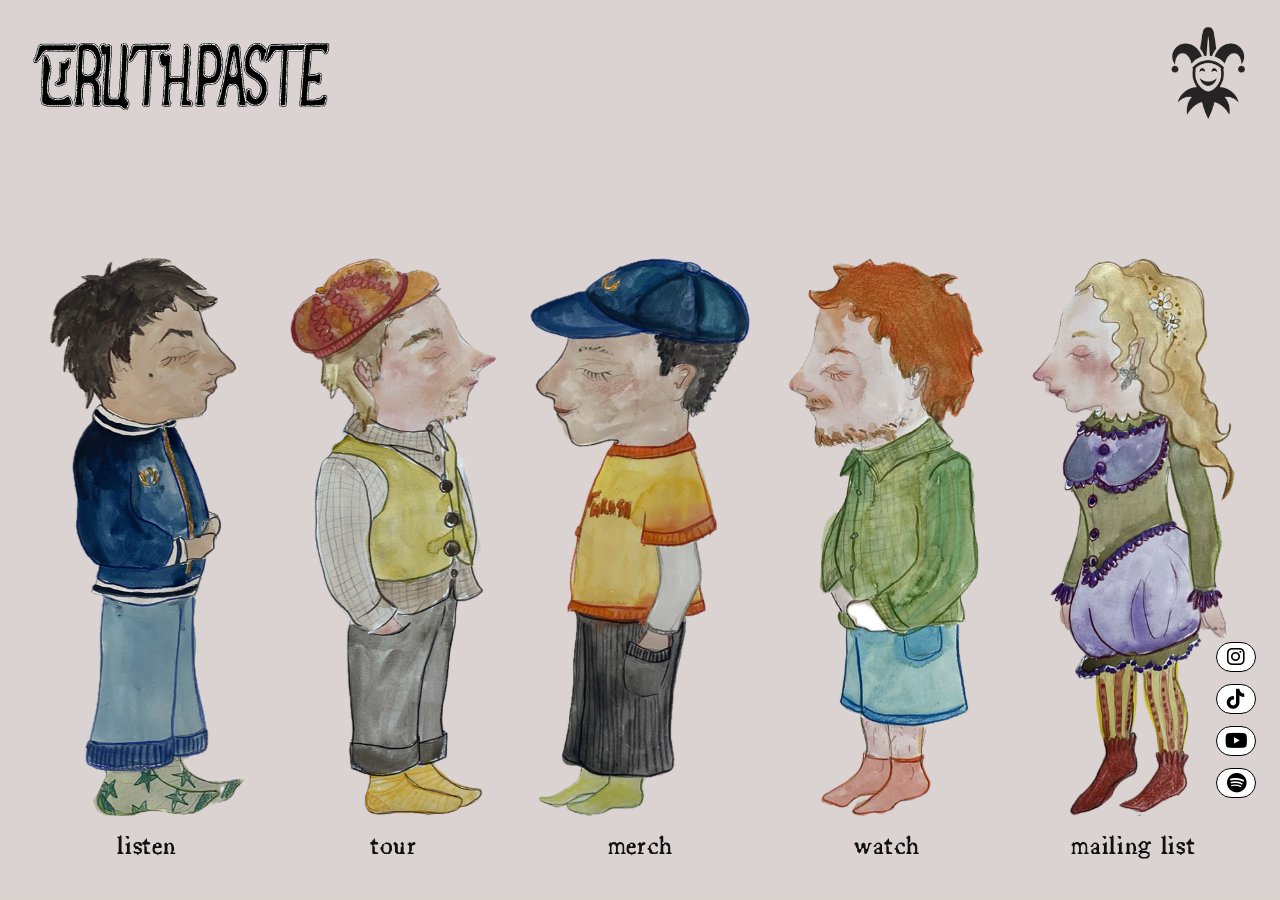
<file: index.html>
<!DOCTYPE html>
<html lang="en">
<head>
  <meta charset="UTF-8">
  <meta name="viewport" content="width=device-width, initial-scale=1.0">
  <meta name="description" content="Truthpaste — official website. Listen, tour, merch, watch, mailing list.">
  <title>Truthpaste</title>

  <!-- Stylesheet load order: base → layout → components -->
  <link rel="stylesheet" href="styles/base.css">
  <link rel="stylesheet" href="styles/layout.css">
  <link rel="stylesheet" href="styles/characters.css">
  <link rel="stylesheet" href="https://cdnjs.cloudflare.com/ajax/libs/font-awesome/6.5.2/css/all.min.css">
</head>
<body>

  <!--
    .site-wrapper: outermost container.
    Provides the framed grid structure (header + main).
    Future: add class js-site-loaded via JS for entry animations.
  -->
  <div class="site-wrapper">

    <header class="site-header" role="banner">
      <!--
        Logo links to root. 
        Future cursor hook: add class js-cursor-logo for custom pointer behaviour.
      -->
      <a href="" class="logo-link" aria-label="Truthpaste — Home">
        <img
          src="assets/images/logo.png"
          alt="Truthpaste"
          class="logo"
          width="480"
          height="auto"
          fetchpriority="high"
        >
      </a>
      <img
        src="assets/images/jester.png"
        alt=""
        class="logo-jester"
        width="84"
        height="84"
        loading="eager"
        draggable="false"
      >
    </header>

    <main class="site-main" role="main">

      <!--
        Band navigation: each member is a full-bleed link (character + label).
        data-member: unique identifier for JS targeting (hover effects, animations).
        Order (L→R) mirrors the reference template: james, theo, claire, euan, fifth.
      -->
      <nav class="band-nav" aria-label="Site navigation">

        <a href="https://truthpaste.ffm.to/idontknoweither" class="band-member" data-member="james" aria-label="Listen to Truthpaste">
          <figure class="character-figure" aria-hidden="true">
            <img
              src="assets/images/james.png"
              alt=""
              class="character-img"
              loading="eager"
              draggable="false"
            >
          </figure>
          <span class="nav-label">listen</span>
        </a>

        <a href="tour/index.html" class="band-member" data-member="theo" aria-label="Tour dates">
          <figure class="character-figure" aria-hidden="true">
            <img
              src="assets/images/theo.png"
              alt=""
              class="character-img"
              loading="eager"
              draggable="false"
            >
          </figure>
          <span class="nav-label">tour</span>
        </a>

        <a href="https://memorialsofdistinction.bandcamp.com/album/truthpaste-i-don-t-know-either-ep" class="band-member" data-member="claire" aria-label="Merchandise">
          <figure class="character-figure" aria-hidden="true">
            <img
              src="assets/images/claire.png"
              alt=""
              class="character-img"
              loading="eager"
              draggable="false"
            >
          </figure>
          <span class="nav-label">merch</span>
        </a>

        <a href="https://www.youtube.com/watch?v=t2QnqLN2-BY" class="band-member" data-member="euan" aria-label="Watch Truthpaste videos">
          <figure class="character-figure" aria-hidden="true">
            <img
              src="assets/images/euan.png"
              alt=""
              class="character-img"
              loading="eager"
              draggable="false"
            >
          </figure>
          <span class="nav-label">watch</span>
        </a>

        <a href="https://truthpaste-mailing-list.beehiiv.com/subscribe" class="band-member" data-member="fifth" aria-label="Join the mailing list">
          <figure class="character-figure" aria-hidden="true">
            <img
              src="assets/images/esme.png"
              alt=""
              class="character-img"
              loading="eager"
              draggable="false"
            >
          </figure>
          <span class="nav-label">mailing list</span>
        </a>

      </nav>

    </main>
  </div>

  <aside class="social-links" aria-label="Truthpaste social media">
    <a href="https://www.instagram.com/truthpa5te" class="social-link" aria-label="Instagram" target="_blank" rel="noopener noreferrer">
      <i class="fa-brands fa-instagram" aria-hidden="true"></i>
    </a>
    <a href="https://www.tiktok.com/@truthpa5te" class="social-link" aria-label="TikTok" target="_blank" rel="noopener noreferrer">
      <i class="fa-brands fa-tiktok" aria-hidden="true"></i>
    </a>
    <a href="https://www.youtube.com/@Truthpa5te" class="social-link" aria-label="YouTube" target="_blank" rel="noopener noreferrer">
      <i class="fa-brands fa-youtube" aria-hidden="true"></i>
    </a>
    <a href="https://open.spotify.com/artist/1jX7jSANud3GSSMfs41KPs?si=TrGTXNKgTCeVXbcR6bNRUA" class="social-link" aria-label="Spotify" target="_blank" rel="noopener noreferrer">
      <i class="fa-brands fa-spotify" aria-hidden="true"></i>
    </a>
  </aside>

  <!-- Deferred: only runs after parse, keeps initial render unblocked -->
  <script src="scripts/main.js" defer></script>

</body>
</html>
</file>
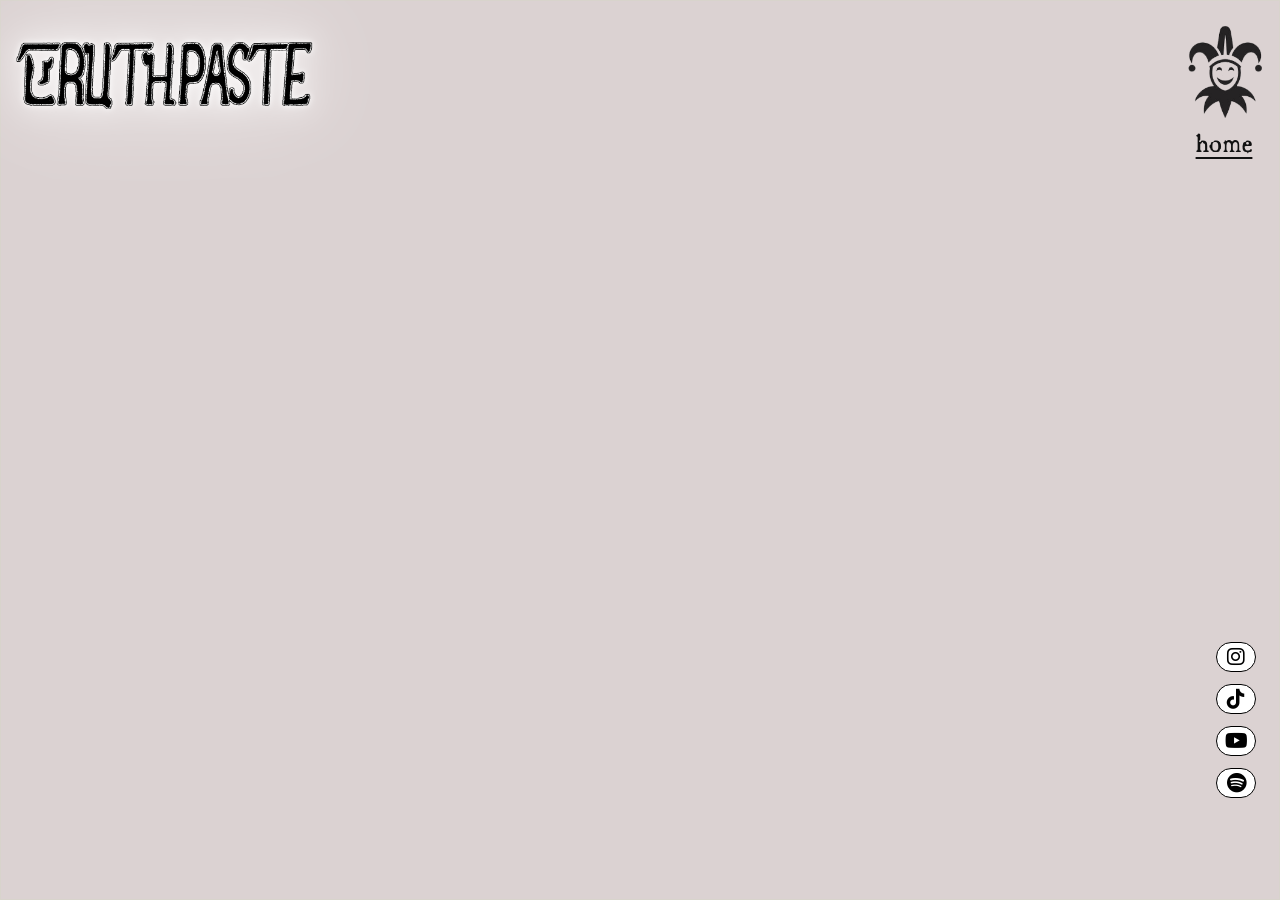
<file: tour/index.html>
<!DOCTYPE html>
<html lang="en">
<head>
  <meta charset="UTF-8">
  <meta name="viewport" content="width=device-width, initial-scale=1.0">
  <meta name="description" content="Truthpaste tour dates and ticket links.">
  <title>Truthpaste — Tour</title>

  <link rel="stylesheet" href="../styles/base.css">
  <link rel="stylesheet" href="../styles/layout.css">
  <link rel="stylesheet" href="../styles/characters.css">
  <link rel="stylesheet" href="https://cdnjs.cloudflare.com/ajax/libs/font-awesome/6.5.2/css/all.min.css">
  <style>
    .tour-page {
      min-height: 100dvh;
      border: 1px solid var(--color-border);
      padding: var(--space-6) var(--space-8);
      position: relative;
    }

    .tour-header {
      position: fixed;
      top: var(--space-6);
      left: var(--space-8);
      right: var(--space-8);
      display: flex;
      align-items: var(--header-align-items);
      justify-content: var(--header-justify-content);
      gap: var(--header-gap);
      flex-wrap: wrap;
      z-index: 10;
    }

    .tour-logo {
      width: var(--logo-width);
      margin-top: var(--logo-offset-y);
      height: auto;
      user-select: none;
      -webkit-user-drag: none;

      /*
       * Layered drop-shadow blur — follows the PNG alpha channel contours,
       * not the bounding box. Each layer adds radius: tight inner glow,
       * mid halo, soft outer bloom. Opacity is tuned so the effect reads
       * as atmospheric rather than heavy.
       *
       * drop-shadow(offset-x offset-y blur-radius color)
       * All offsets are 0 so the glow spreads uniformly around each letterform.
       */
      filter:
        drop-shadow(0 0 3px  rgba(255, 255, 255, 0.95))   /* tight letter-edge glow  */
        drop-shadow(0 0 14px  rgba(255, 255, 255, 0.70))   /* mid halo                */
        drop-shadow(0 0 35px rgba(255, 255, 255, 0.45))   /* soft bloom              */
        drop-shadow(0 0 60px rgba(255, 255, 255, 0.20));  /* distant atmospheric fade */
    }

    .tour-jester {
      width: var(--logo-jester-width);
      height: auto;
      user-select: none;
      -webkit-user-drag: none;
    }

    .tour-home-stack {
      display: flex;
      flex-direction: column;
      align-items: center;
      gap: var(--space-2);
    }

    .tour-back-link {
      font-family: var(--font-nav);
      font-size: var(--nav-font-size);
      letter-spacing: var(--nav-letter-spacing);
      text-decoration: underline;
      text-underline-offset: 0.2em;
    }

    .tour-widget-wrap {
      width: min(100%, 1300px);
      margin: calc(var(--space-6) + 120px) auto 0;
      font-family: var(--font-nav);
      position: relative;
      z-index: 2;
    }

    .widget-font-probe {
      font-family: var(--font-nav);
      font-size: 1px;
      line-height: 1;
      opacity: 0;
      pointer-events: none;
      user-select: none;
    }

    @media (max-width: 1300px) {
      .tour-page {
        padding: var(--space-6) var(--space-4);
      }

      .tour-header {
        left: var(--space-4);
        right: var(--space-4);
      }

      .tour-widget-wrap {
        margin-top: calc(var(--space-6) + 110px);
      }
    }
  </style>
</head>
<body>
  <div class="tour-page">
    <header class="tour-header">
      <a href="../index.html" aria-label="Truthpaste home">
        <img
          src="../assets/images/logo.png"
          alt="Truthpaste"
          class="tour-logo"
          width="480"
          height="auto"
          fetchpriority="high"
        >
      </a>
      <div class="tour-home-stack">
        <img
          src="../assets/images/jester.png"
          alt=""
          class="tour-jester"
          width="84"
          height="84"
          loading="eager"
          draggable="false"
        >
        <a href="../index.html" class="tour-back-link" aria-label="Back to home">home</a>
      </div>
    </header>

    <main class="tour-widget-wrap" aria-label="Songkick tour dates">
      <span class="widget-font-probe" aria-hidden="true">WonderType</span>
      <a
        href="https://www.songkick.com/artists/10389020"
        class="songkick-widget"
        data-theme="light"
        data-track-button="on"
        data-detect-style="off"
        data-background-color="rgb(255,255,255,1)"
        data-font-color="rgb(0,0,0,1)"
        data-button-bg-color="rgb(0,0,0,1)"
        data-button-text-color="rgb(255,255,255,1)"
        data-locale="en"
        data-other-artists="on"
        data-share-button="on"
        data-country-filter="on"
        data-rsvp="on"
        data-request-show="on"
        data-past-events="off"
        data-past-events-offtour="off"
        data-remind-me="off"
        style="display: none;"
      ></a>

    </main>
  </div>

  <aside class="social-links" aria-label="Truthpaste social media">
    <a href="https://www.instagram.com/truthpa5te" class="social-link" aria-label="Instagram" target="_blank" rel="noopener noreferrer">
      <i class="fa-brands fa-instagram" aria-hidden="true"></i>
    </a>
    <a href="https://www.tiktok.com/@truthpa5te" class="social-link" aria-label="TikTok" target="_blank" rel="noopener noreferrer">
      <i class="fa-brands fa-tiktok" aria-hidden="true"></i>
    </a>
    <a href="https://www.youtube.com/@Truthpa5te" class="social-link" aria-label="YouTube" target="_blank" rel="noopener noreferrer">
      <i class="fa-brands fa-youtube" aria-hidden="true"></i>
    </a>
    <a href="https://open.spotify.com/artist/1jX7jSANud3GSSMfs41KPs?si=TrGTXNKgTCeVXbcR6bNRUA" class="social-link" aria-label="Spotify" target="_blank" rel="noopener noreferrer">
      <i class="fa-brands fa-spotify" aria-hidden="true"></i>
    </a>
  </aside>

  <script src="https://widget-app.songkick.com/injector/10389020"></script>
</body>
</html>
</file>
<file: styles/base.css>
/* =============================================================================
   base.css — Reset, Custom Properties, Typography
   Truthpaste | Phase 1
   ============================================================================= */

@font-face {
  font-family: 'WonderType';
  src: url('../assets/fonts/WonderType-Regular.otf') format('opentype');
  font-weight: 400;
  font-style: normal;
  font-display: swap;
}


/* -----------------------------------------------------------------------------
   Custom Properties
   All design tokens live here. Edit here first.
   ----------------------------------------------------------------------------- */
   :root {
    /* Colour */
    --color-bg:        #552b2b36;
    --color-text:      #111111;
    --color-border:    #d8d4cc;       /* subtle warm-grey frame */
  
    /* Typography */
    --font-display:    Georgia, 'Times New Roman', 'Times', serif;
    --font-nav:        'WonderType', Georgia, 'Times New Roman', 'Times', serif;
  
    /* Spacing scale (rem-based, 4pt grid) */
    --space-1:  0.25rem;   /*  4px */
    --space-2:  0.5rem;    /*  8px */
    --space-3:  0.75rem;   /* 12px */
    --space-4:  1rem;      /* 16px */
    --space-6:  1.5rem;    /* 24px */
    --space-8:  2rem;      /* 32px */
    --space-12: 3rem;      /* 48px */
    --space-16: 4rem;      /* 64px */
  
    /* Header + logos (shared across pages) */
    --logo-width: clamp(180px, 30vw, 300px);
    --logo-jester-width: clamp(50px, 8vw, 80px);
    --logo-offset-y: 15px;
    --header-align-items: flex-start;
    --header-justify-content: space-between;
    --header-gap: var(--space-4);
  
    /* Character figures */
    --character-height: clamp(300px, 62vh, 680px);
  
    /* Transitions */
    --ease-standard:   cubic-bezier(0.4, 0, 0.2, 1);
    --duration-fast:   120ms;
    --duration-base:   200ms;
    --duration-slow:   350ms;
  
    /* Nav label */
    --nav-font-size:   clamp(1.45rem, 1.8vw, 1.45rem);
    --nav-letter-spacing: 0.03em;
  }
  
  
  /* -----------------------------------------------------------------------------
     Reset
     Minimal, surgical — no full reset library needed.
     ----------------------------------------------------------------------------- */
  *, *::before, *::after {
    box-sizing: border-box;
    margin: 0;
    padding: 0;
  }
  
  html {
    font-size: 16px;
    /* Prepare for smooth future scroll behaviour */
    scroll-behavior: smooth;
    -webkit-text-size-adjust: 100%;
  }
  
  body {
    background-color: var(--color-bg);
    color: var(--color-text);
    font-family: var(--font-display);
    line-height: 1.5;
    cursor: url('../assets/images/jester-cursor.png') 8 8, auto;
    min-height: 100dvh;            /* dvh: respects mobile chrome */
    overflow-x: hidden;
    -webkit-font-smoothing: antialiased;
    -moz-osx-font-smoothing: grayscale;
  }
  
  /* Images never overflow their containers */
  img {
    display: block;
    max-width: 100%;
    height: auto;
  }
  
  /* Strip default link styles; restore explicitly where needed */
  a {
    color: inherit;
    text-decoration: none;
    cursor: url('../assets/images/jester-cursor.png') 8 8, pointer;
  }
  
  /* No bullet-list styles needed at site level */
  ul, ol {
    list-style: none;
  }
  
  /* figure has implicit margin in some browsers */
  figure {
    margin: 0;
  }

  .social-links {
    position: fixed;
    right: var(--space-4);
    top: 80%;
    transform: translateY(-50%);
    display: flex;
    flex-direction: column;
    gap: var(--space-3);
    z-index: 30;
  }

  .social-link {
    width: 2.5rem;
    height: 2.5rem;
    border-radius: 999px;
    background-color: #ffffff;
    color: #000000;
    border: 1px solid #000000;
    display: inline-flex;
    align-items: center;
    justify-content: center;
    transition: transform var(--duration-base) var(--ease-standard);
  }

  .social-link:hover,
  .social-link:focus-visible {
    transform: translateY(-2px);
  }

  .social-link i {
    font-size: 1.4rem;
    line-height: 1;
  }
  
  
  /* -----------------------------------------------------------------------------
     Focus styles
     Keyboard accessibility — do not remove.
     ----------------------------------------------------------------------------- */
  :focus-visible {
    outline: 2px solid var(--color-text);
    outline-offset: 3px;
    border-radius: 1px;
  }

  /*
   * Touch devices ignore cursor UI, so skip custom cursor there.
   * Keeps desktop custom pointer while avoiding useless image loads on coarse pointers.
   */
  @media (pointer: coarse) {
    body,
    a {
      cursor: auto;
    }
  }

  @media (max-width: 700px) {
    .social-links {
      right: var(--space-2);
      gap: var(--space-2);
    }

    .social-link {
      width: 2.2rem;
      height: 2.2rem;
    }

    .social-link i {
      font-size: 1.2rem;
    }
  }
</file>
<file: styles/layout.css>
/* =============================================================================
   layout.css — Page Grid, Header, Main Region
   Truthpaste | Phase 1
   ============================================================================= */


/* -----------------------------------------------------------------------------
   Outer frame
   The template shows a thin, warm border enclosing the layout.
   This is the only "decoration" at the layout level; everything else is space.
   ----------------------------------------------------------------------------- */
   .site-wrapper {
    display: grid;
    grid-template-rows: auto 1fr;   /* header shrinks to content; main takes rest */
    min-height: 100dvh;
  
    /* Full-bleed frame: border sits on viewport edges */
    margin: 0;
    border: 1px solid var(--color-border);
  
    /* Breathing room inside the frame */
    padding: var(--space-6) var(--space-8) 0;
  
    /*
     * Future: for full-bleed cursor/background effects, move this wrapper
     * inside a parent that fills 100vw/100vh without the margin.
     */
  }
  
  
  /* -----------------------------------------------------------------------------
     Header — logo, top-left
     ----------------------------------------------------------------------------- */
  .site-header {
    /* Logo left, jester right — matching the tour page balance */
    display: flex;
    align-items: var(--header-align-items);
    justify-content: var(--header-justify-content);
    gap: var(--header-gap);
  
    padding-bottom: var(--space-2);
  }
  
  .logo-link {
    display: inline-block;
    /* Future: add class .js-cursor-trigger for custom pointer on hover */
  }
  
  .logo-jester {
    width: var(--logo-jester-width);
    height: auto;
    user-select: none;
    -webkit-user-drag: none;
    flex-shrink: 0;
  }

  .logo {
    width: var(--logo-width);
    margin-top: var(--logo-offset-y);
    height: auto;
  
    /*
     * The supplied logo asset is white lettering on a black ground.
     * invert(1) converts it to black lettering on white — matching the reference.
     * When a transparent/dark variant is available, remove this filter entirely
     * and update the <img> src to point to that asset.
     */  
    /* Prevent the logo from dragging (cosmetic but polished) */
    user-select: none;
    -webkit-user-drag: none;
  }
  
  
  /* -----------------------------------------------------------------------------
     Main — character navigation region
     ----------------------------------------------------------------------------- */
  .site-main {
    /*
     * Aligns the band-nav to the bottom of the available space,
     * which pulls character feet to the page baseline — matching the template.
     */
    display: flex;
    align-items: flex-end;
  }
  
  /* Social links — viewport anchored */
  .social-links {
    position: fixed;
    right: 24px;
    bottom: 24px;

    display: flex;
    gap: 12px;

    z-index: 1000;
  }

  /* Icon styling */
  .social-link i {
    font-size: 20px;
    line-height: 1;
  }

  /* Optional hover feedback */
  .social-link {
    display: inline-flex;
    align-items: center;
    justify-content: center;
  }
  
  /* =============================================================================
     Responsive adjustments
     The site is primarily a desktop landing page in Phase 1.
     Mobile breakpoints are minimal — structure holds; characters stack.
     ============================================================================= */
  
  @media (max-width: 700px) {
    .site-wrapper {
      position: relative;
      z-index: 1;
      margin: 0;
      padding: var(--space-6) var(--space-4) 0;
    }
  }
</file>
<file: styles/characters.css>
/* =============================================================================
   characters.css — Band Member Figures, Navigation Labels, Hover States
   Truthpaste | Phase 1
   ============================================================================= */


/* -----------------------------------------------------------------------------
   Band navigation row
   Flex container: characters bottom-aligned so feet sit on the same baseline.
   ----------------------------------------------------------------------------- */
   .band-nav {
    display: flex;
    align-items: flex-end;             /* feet on a shared baseline */
    justify-content: space-between;    /* stable spacing across resize */
    width: 100%;
    gap: clamp(var(--space-2), 1.5vw, var(--space-6));
  }
  
  
  /* -----------------------------------------------------------------------------
     Band member link
     Each link wraps a character figure + nav label.
     This is the primary interactive affordance on the page.
     ----------------------------------------------------------------------------- */
  .band-member {
    /* Stack: character above, label below */
    display: flex;
    flex-direction: column;
    align-items: center;
    gap: var(--space-3);
  
    /* Remove default link underline; we manage it ourselves */
    text-decoration: none;
  
    /*
     * data-member attribute (james | theo | claire | euan | fifth)
     * is available on each anchor for targeted JS behaviour.
     * Future: .js-cursor-character class added here for member-specific cursors.
     */
    flex: 1 1 0;
    min-width: 0;
  }
  
  
  /* -----------------------------------------------------------------------------
     Character figure
     Wraps the illustration; bottom-aligns within the flex context.
     ----------------------------------------------------------------------------- */
  .character-figure {
    display: flex;
    align-items: flex-end;    /* ensures image sits at its own bottom edge */
    justify-content: center;
    width: 100%;
    flex-shrink: 1;
  }
  .character-img {
    height: auto;
    width: min(100%, 320px);
    max-height: var(--character-height);
    object-fit: contain;
  
    /* Prevent browser selection on click-drag */
    user-select: none;
    -webkit-user-drag: none;
  
    /* --- Hover transition ---------------------------------------------------- */
    /*
     * Opacity shift: subtle enough not to distract, clear enough to confirm target.
     * Phase 2: swap opacity for a transform (translateY, scale) here.
     * Phase 2: add will-change: transform when animations land.
     */
    /* with: */
    transition:
      opacity  var(--duration-base) var(--ease-standard),
      transform var(--duration-slow) var(--ease-standard);   /* smooth snap-back on mouse-leave */
    will-change: transform;
  }
  
  .band-member:hover .character-img,
  .band-member:focus-visible .character-img {
    opacity: 0.88;
    animation: character-float 1.8s ease-in-out infinite;
  }
  
  
  /* -----------------------------------------------------------------------------
     Navigation label
     Sits below the character. Clean, lightweight, lowercase serif.
     ----------------------------------------------------------------------------- */
  .nav-label {
    font-family: var(--font-nav);
    font-size: var(--nav-font-size);
    font-weight: 400;
    letter-spacing: var(--nav-letter-spacing);
    color: var(--color-text);
  
    /* Padding-bottom makes room for the pseudo-underline without layout shift */
    padding-bottom: var(--space-1);
  
    /* Prevent long labels like "mailing list" from wrapping on narrow columns */
    white-space: nowrap;
  
    /*
     * Animated underline via ::after pseudo-element.
     * Grows left-to-right on hover.
     * Future: direction, colour, thickness can be member-specific via data-member selectors.
     */
    position: relative;
  }
  
  .nav-label::after {
    content: '';
    position: absolute;
    bottom: 0;
    left: 0;
  
    /* Width: 0 → 100% on hover */
    width: 0;
    height: 1px;
    background-color: var(--color-text);
  
    transition:
      width var(--duration-slow) var(--ease-standard);
  }
  
  .band-member:hover .nav-label::after,
  .band-member:focus-visible .nav-label::after {
    width: 100%;
  }
  
  
  /* -----------------------------------------------------------------------------
     Bottom padding
     Gives the nav-label breathing space from the frame border.
     Applied on the nav itself so it inherits the site-main's flex context cleanly.
     ----------------------------------------------------------------------------- */
  .band-nav {
    padding-bottom: var(--space-8);
  }
  
  /* -----------------------------------------------------------------------------
   Character hover animation
   Gentle float with a slight lean — sine-wave feel via ease-in-out.
   ----------------------------------------------------------------------------- */
  @keyframes character-float {
    0%, 100% { transform: translateY(0)     rotate(0deg);  }
    30%       { transform: translateY(-9px)  rotate(-0.6deg); }
    70%       { transform: translateY(-9px)  rotate(0.6deg);  }
  }
  /* =============================================================================
     Responsive
     On small screens, allow horizontal scroll on the character row.
     A proper stacked layout is a Phase 2 concern.
     ============================================================================= */
  
  @media (max-width: 1024px) {
    .band-nav {
      justify-content: center;
      flex-wrap: wrap;
      row-gap: var(--space-8);
    }

    .band-member {
      flex: 1 1 calc(33.333% - var(--space-6));
      max-width: 280px;
    }
  }

  @media (max-width: 700px) {
    .band-nav {
      justify-content: center;
      gap: var(--space-4);
      padding-bottom: var(--space-6);
    }

    .band-member {
      flex: 1 1 calc(50% - var(--space-4));
      max-width: 240px;
    }
 
    :root {
      --character-height: clamp(180px, 42vh, 320px);
    }
  }
</file>
